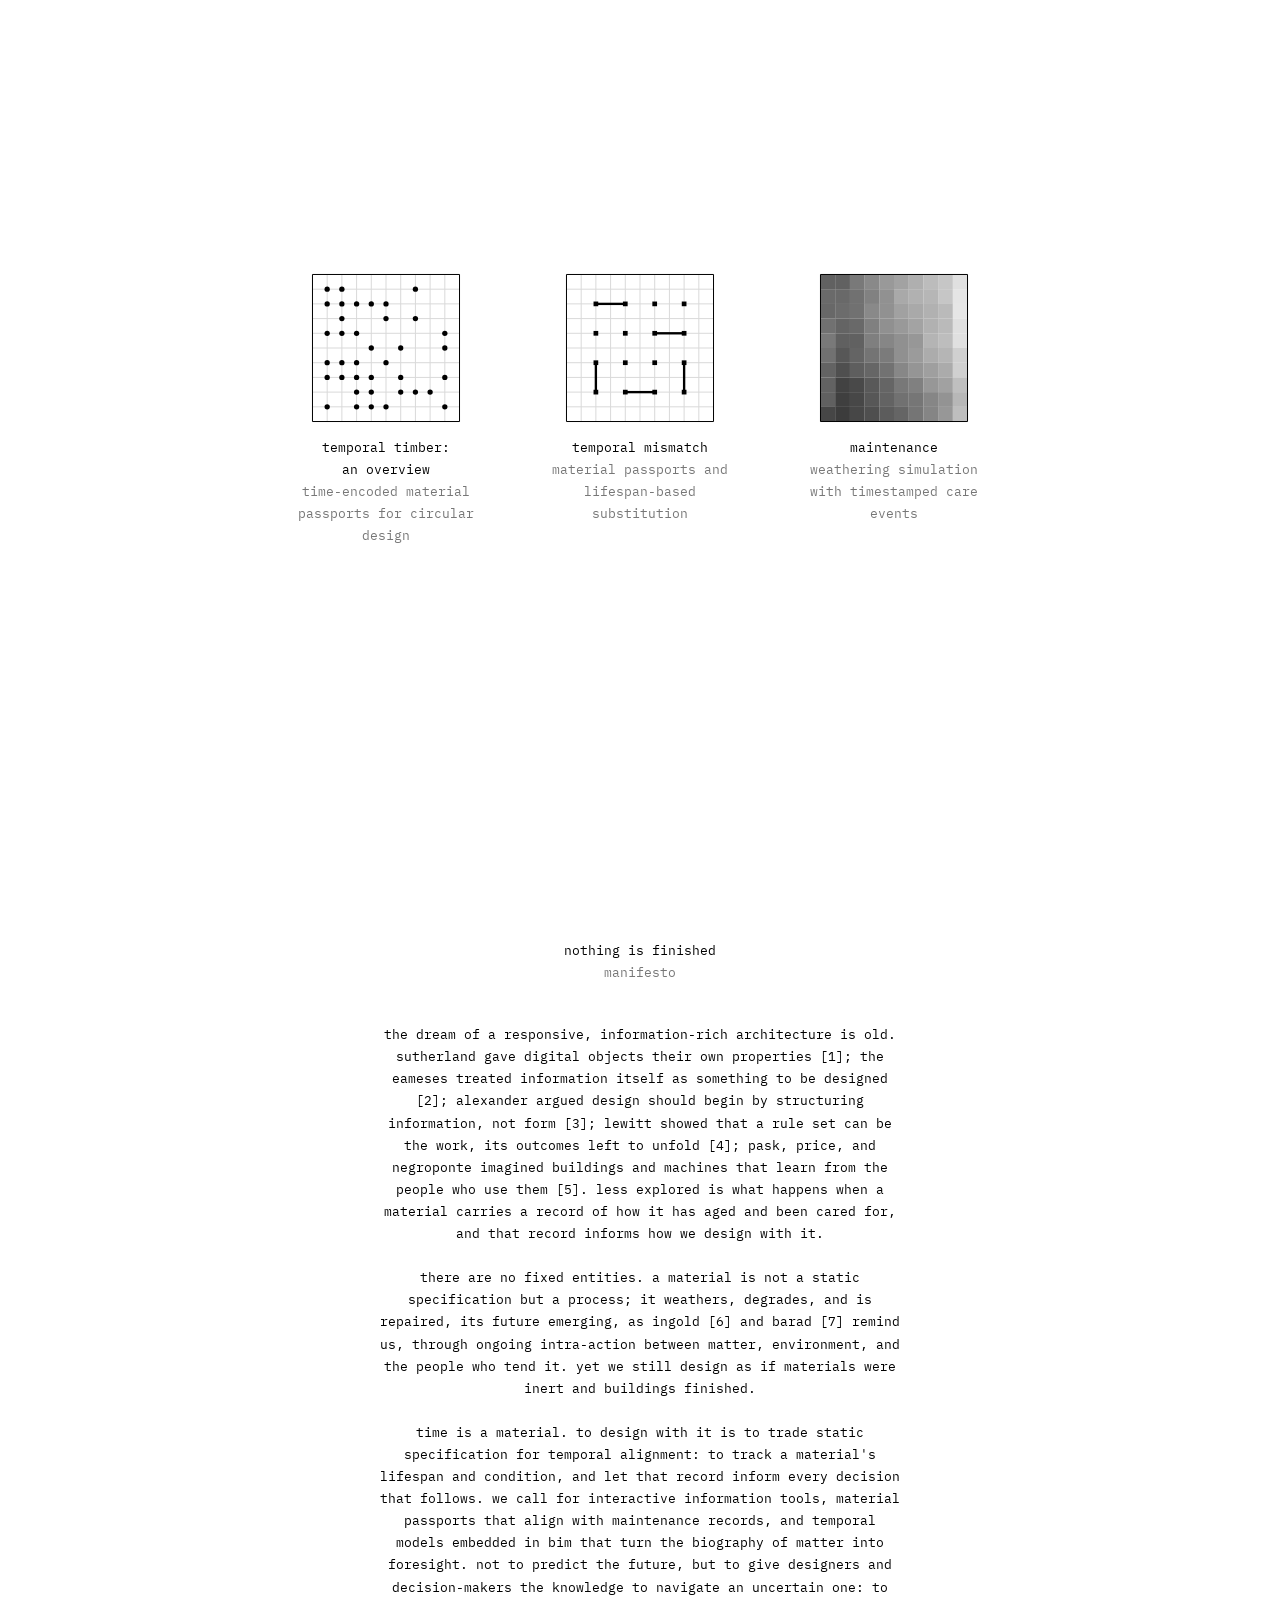
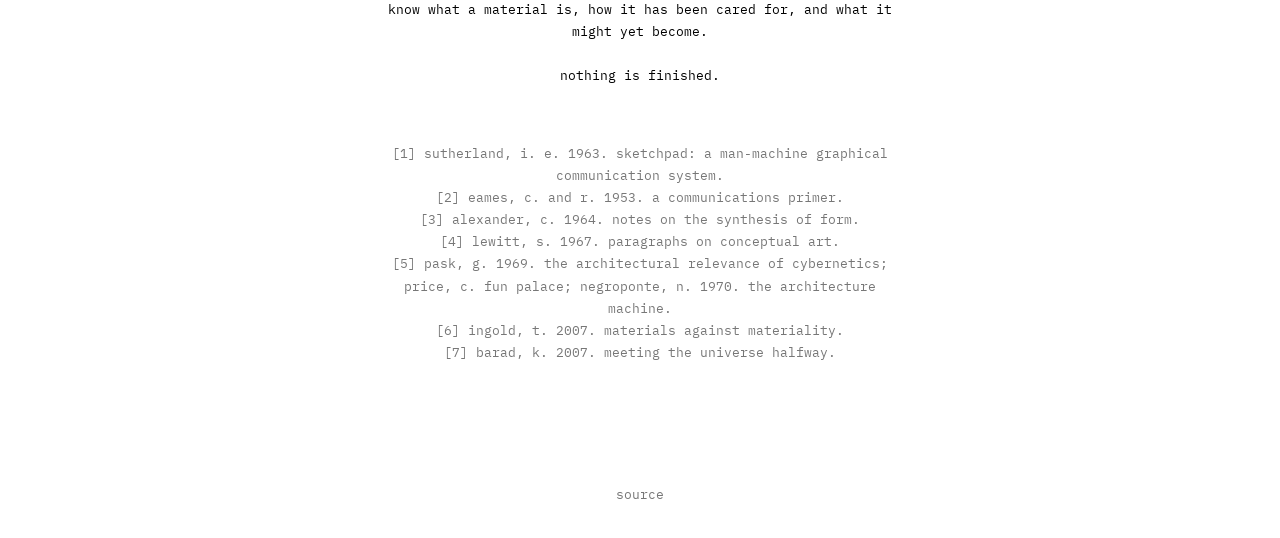
<file: docs/index.html>
<!doctype html>
<html lang="en">
<head>
  <meta charset="utf-8">
  <meta name="viewport" content="width=device-width, initial-scale=1">
  <title>temporal timber</title>
  <meta name="description" content="tools for designing with material lifespans.">
  <link rel="stylesheet" href="./assets/fonts.css">
  <link rel="stylesheet" href="./styles.css">
</head>
<body>
  <main>
    <div class="scales">
      <a class="item" href="./overview/">
        <svg viewBox="-1 -1 102 102" aria-hidden="true"><g class="g"><line x1="10" y1="0" x2="10" y2="100"/><line x1="0" y1="10" x2="100" y2="10"/><line x1="20" y1="0" x2="20" y2="100"/><line x1="0" y1="20" x2="100" y2="20"/><line x1="30" y1="0" x2="30" y2="100"/><line x1="0" y1="30" x2="100" y2="30"/><line x1="40" y1="0" x2="40" y2="100"/><line x1="0" y1="40" x2="100" y2="40"/><line x1="50" y1="0" x2="50" y2="100"/><line x1="0" y1="50" x2="100" y2="50"/><line x1="60" y1="0" x2="60" y2="100"/><line x1="0" y1="60" x2="100" y2="60"/><line x1="70" y1="0" x2="70" y2="100"/><line x1="0" y1="70" x2="100" y2="70"/><line x1="80" y1="0" x2="80" y2="100"/><line x1="0" y1="80" x2="100" y2="80"/><line x1="90" y1="0" x2="90" y2="100"/><line x1="0" y1="90" x2="100" y2="90"/></g><g class="k"><circle cx="10" cy="10" r="1.8"/><circle cx="10" cy="20" r="1.8"/><circle cx="10" cy="40" r="1.8"/><circle cx="10" cy="60" r="1.8"/><circle cx="10" cy="70" r="1.8"/><circle cx="10" cy="90" r="1.8"/><circle cx="20" cy="10" r="1.8"/><circle cx="20" cy="20" r="1.8"/><circle cx="20" cy="30" r="1.8"/><circle cx="20" cy="40" r="1.8"/><circle cx="20" cy="60" r="1.8"/><circle cx="20" cy="70" r="1.8"/><circle cx="30" cy="20" r="1.8"/><circle cx="30" cy="40" r="1.8"/><circle cx="30" cy="60" r="1.8"/><circle cx="30" cy="70" r="1.8"/><circle cx="30" cy="80" r="1.8"/><circle cx="30" cy="90" r="1.8"/><circle cx="40" cy="20" r="1.8"/><circle cx="40" cy="50" r="1.8"/><circle cx="40" cy="70" r="1.8"/><circle cx="40" cy="80" r="1.8"/><circle cx="40" cy="90" r="1.8"/><circle cx="50" cy="20" r="1.8"/><circle cx="50" cy="30" r="1.8"/><circle cx="50" cy="60" r="1.8"/><circle cx="50" cy="90" r="1.8"/><circle cx="60" cy="50" r="1.8"/><circle cx="60" cy="70" r="1.8"/><circle cx="60" cy="80" r="1.8"/><circle cx="70" cy="10" r="1.8"/><circle cx="70" cy="30" r="1.8"/><circle cx="70" cy="80" r="1.8"/><circle cx="80" cy="80" r="1.8"/><circle cx="90" cy="40" r="1.8"/><circle cx="90" cy="50" r="1.8"/><circle cx="90" cy="70" r="1.8"/><circle cx="90" cy="90" r="1.8"/></g><rect class="f" x="0" y="0" width="100" height="100"/></svg>
        <p>temporal timber:<br>an overview</p>
        <p class="grey">time-encoded material passports for circular design</p>
      </a>
      <a class="item" href="https://ilkyazs7.github.io/temporal-timber-tools/tools/temporal-mismatch/">
        <svg viewBox="-1 -1 102 102" aria-hidden="true"><g class="g"><line x1="10" y1="0" x2="10" y2="100"/><line x1="0" y1="10" x2="100" y2="10"/><line x1="20" y1="0" x2="20" y2="100"/><line x1="0" y1="20" x2="100" y2="20"/><line x1="30" y1="0" x2="30" y2="100"/><line x1="0" y1="30" x2="100" y2="30"/><line x1="40" y1="0" x2="40" y2="100"/><line x1="0" y1="40" x2="100" y2="40"/><line x1="50" y1="0" x2="50" y2="100"/><line x1="0" y1="50" x2="100" y2="50"/><line x1="60" y1="0" x2="60" y2="100"/><line x1="0" y1="60" x2="100" y2="60"/><line x1="70" y1="0" x2="70" y2="100"/><line x1="0" y1="70" x2="100" y2="70"/><line x1="80" y1="0" x2="80" y2="100"/><line x1="0" y1="80" x2="100" y2="80"/><line x1="90" y1="0" x2="90" y2="100"/><line x1="0" y1="90" x2="100" y2="90"/></g><g class="k"><rect x="20" y="19.2" width="20" height="1.6"/><rect x="60" y="39.2" width="20" height="1.6"/><rect x="19.2" y="60" width="1.6" height="20"/><rect x="40" y="79.2" width="20" height="1.6"/><rect x="79.2" y="60" width="1.6" height="20"/><rect x="18.4" y="18.4" width="3.2" height="3.2"/><rect x="18.4" y="38.4" width="3.2" height="3.2"/><rect x="18.4" y="58.4" width="3.2" height="3.2"/><rect x="18.4" y="78.4" width="3.2" height="3.2"/><rect x="38.4" y="18.4" width="3.2" height="3.2"/><rect x="38.4" y="38.4" width="3.2" height="3.2"/><rect x="38.4" y="58.4" width="3.2" height="3.2"/><rect x="38.4" y="78.4" width="3.2" height="3.2"/><rect x="58.4" y="18.4" width="3.2" height="3.2"/><rect x="58.4" y="38.4" width="3.2" height="3.2"/><rect x="58.4" y="58.4" width="3.2" height="3.2"/><rect x="58.4" y="78.4" width="3.2" height="3.2"/><rect x="78.4" y="18.4" width="3.2" height="3.2"/><rect x="78.4" y="38.4" width="3.2" height="3.2"/><rect x="78.4" y="58.4" width="3.2" height="3.2"/><rect x="78.4" y="78.4" width="3.2" height="3.2"/></g><rect class="f" x="0" y="0" width="100" height="100"/></svg>
        <p>temporal mismatch</p>
        <p class="grey">material passports and lifespan-based substitution</p>
      </a>
      <a class="item" href="https://ilkyazs7.github.io/temporal-timber-tools/tools/maintenance/">
        <svg viewBox="-1 -1 102 102" aria-hidden="true"><rect x="0" y="0" width="10.05" height="10.05" fill="rgb(97,97,97)"/><rect x="10" y="0" width="10.05" height="10.05" fill="rgb(97,97,97)"/><rect x="20" y="0" width="10.05" height="10.05" fill="rgb(121,121,121)"/><rect x="30" y="0" width="10.05" height="10.05" fill="rgb(137,137,137)"/><rect x="40" y="0" width="10.05" height="10.05" fill="rgb(153,153,153)"/><rect x="50" y="0" width="10.05" height="10.05" fill="rgb(162,162,162)"/><rect x="60" y="0" width="10.05" height="10.05" fill="rgb(175,175,175)"/><rect x="70" y="0" width="10.05" height="10.05" fill="rgb(188,188,188)"/><rect x="80" y="0" width="10.05" height="10.05" fill="rgb(198,198,198)"/><rect x="90" y="0" width="10.05" height="10.05" fill="rgb(224,224,224)"/><rect x="0" y="10" width="10.05" height="10.05" fill="rgb(106,106,106)"/><rect x="10" y="10" width="10.05" height="10.05" fill="rgb(105,105,105)"/><rect x="20" y="10" width="10.05" height="10.05" fill="rgb(113,113,113)"/><rect x="30" y="10" width="10.05" height="10.05" fill="rgb(129,129,129)"/><rect x="40" y="10" width="10.05" height="10.05" fill="rgb(145,145,145)"/><rect x="50" y="10" width="10.05" height="10.05" fill="rgb(169,169,169)"/><rect x="60" y="10" width="10.05" height="10.05" fill="rgb(177,177,177)"/><rect x="70" y="10" width="10.05" height="10.05" fill="rgb(182,182,182)"/><rect x="80" y="10" width="10.05" height="10.05" fill="rgb(198,198,198)"/><rect x="90" y="10" width="10.05" height="10.05" fill="rgb(229,229,229)"/><rect x="0" y="20" width="10.05" height="10.05" fill="rgb(104,104,104)"/><rect x="10" y="20" width="10.05" height="10.05" fill="rgb(108,108,108)"/><rect x="20" y="20" width="10.05" height="10.05" fill="rgb(113,113,113)"/><rect x="30" y="20" width="10.05" height="10.05" fill="rgb(137,137,137)"/><rect x="40" y="20" width="10.05" height="10.05" fill="rgb(145,145,145)"/><rect x="50" y="20" width="10.05" height="10.05" fill="rgb(161,161,161)"/><rect x="60" y="20" width="10.05" height="10.05" fill="rgb(169,169,169)"/><rect x="70" y="20" width="10.05" height="10.05" fill="rgb(177,177,177)"/><rect x="80" y="20" width="10.05" height="10.05" fill="rgb(186,186,186)"/><rect x="90" y="20" width="10.05" height="10.05" fill="rgb(230,230,230)"/><rect x="0" y="30" width="10.05" height="10.05" fill="rgb(113,113,113)"/><rect x="10" y="30" width="10.05" height="10.05" fill="rgb(100,100,100)"/><rect x="20" y="30" width="10.05" height="10.05" fill="rgb(105,105,105)"/><rect x="30" y="30" width="10.05" height="10.05" fill="rgb(128,128,128)"/><rect x="40" y="30" width="10.05" height="10.05" fill="rgb(144,144,144)"/><rect x="50" y="30" width="10.05" height="10.05" fill="rgb(153,153,153)"/><rect x="60" y="30" width="10.05" height="10.05" fill="rgb(163,163,163)"/><rect x="70" y="30" width="10.05" height="10.05" fill="rgb(177,177,177)"/><rect x="80" y="30" width="10.05" height="10.05" fill="rgb(186,186,186)"/><rect x="90" y="30" width="10.05" height="10.05" fill="rgb(224,224,224)"/><rect x="0" y="40" width="10.05" height="10.05" fill="rgb(121,121,121)"/><rect x="10" y="40" width="10.05" height="10.05" fill="rgb(96,96,96)"/><rect x="20" y="40" width="10.05" height="10.05" fill="rgb(97,97,97)"/><rect x="30" y="40" width="10.05" height="10.05" fill="rgb(127,127,127)"/><rect x="40" y="40" width="10.05" height="10.05" fill="rgb(134,134,134)"/><rect x="50" y="40" width="10.05" height="10.05" fill="rgb(144,144,144)"/><rect x="60" y="40" width="10.05" height="10.05" fill="rgb(151,151,151)"/><rect x="70" y="40" width="10.05" height="10.05" fill="rgb(180,180,180)"/><rect x="80" y="40" width="10.05" height="10.05" fill="rgb(189,189,189)"/><rect x="90" y="40" width="10.05" height="10.05" fill="rgb(224,224,224)"/><rect x="0" y="50" width="10.05" height="10.05" fill="rgb(113,113,113)"/><rect x="10" y="50" width="10.05" height="10.05" fill="rgb(87,87,87)"/><rect x="20" y="50" width="10.05" height="10.05" fill="rgb(100,100,100)"/><rect x="30" y="50" width="10.05" height="10.05" fill="rgb(116,116,116)"/><rect x="40" y="50" width="10.05" height="10.05" fill="rgb(123,123,123)"/><rect x="50" y="50" width="10.05" height="10.05" fill="rgb(144,144,144)"/><rect x="60" y="50" width="10.05" height="10.05" fill="rgb(155,155,155)"/><rect x="70" y="50" width="10.05" height="10.05" fill="rgb(172,172,172)"/><rect x="80" y="50" width="10.05" height="10.05" fill="rgb(181,181,181)"/><rect x="90" y="50" width="10.05" height="10.05" fill="rgb(208,208,208)"/><rect x="0" y="60" width="10.05" height="10.05" fill="rgb(99,99,99)"/><rect x="10" y="60" width="10.05" height="10.05" fill="rgb(79,79,79)"/><rect x="20" y="60" width="10.05" height="10.05" fill="rgb(94,94,94)"/><rect x="30" y="60" width="10.05" height="10.05" fill="rgb(102,102,102)"/><rect x="40" y="60" width="10.05" height="10.05" fill="rgb(114,114,114)"/><rect x="50" y="60" width="10.05" height="10.05" fill="rgb(135,135,135)"/><rect x="60" y="60" width="10.05" height="10.05" fill="rgb(149,149,149)"/><rect x="70" y="60" width="10.05" height="10.05" fill="rgb(159,159,159)"/><rect x="80" y="60" width="10.05" height="10.05" fill="rgb(171,171,171)"/><rect x="90" y="60" width="10.05" height="10.05" fill="rgb(208,208,208)"/><rect x="0" y="70" width="10.05" height="10.05" fill="rgb(98,98,98)"/><rect x="10" y="70" width="10.05" height="10.05" fill="rgb(66,66,66)"/><rect x="20" y="70" width="10.05" height="10.05" fill="rgb(73,73,73)"/><rect x="30" y="70" width="10.05" height="10.05" fill="rgb(89,89,89)"/><rect x="40" y="70" width="10.05" height="10.05" fill="rgb(101,101,101)"/><rect x="50" y="70" width="10.05" height="10.05" fill="rgb(120,120,120)"/><rect x="60" y="70" width="10.05" height="10.05" fill="rgb(128,128,128)"/><rect x="70" y="70" width="10.05" height="10.05" fill="rgb(151,151,151)"/><rect x="80" y="70" width="10.05" height="10.05" fill="rgb(161,161,161)"/><rect x="90" y="70" width="10.05" height="10.05" fill="rgb(191,191,191)"/><rect x="0" y="80" width="10.05" height="10.05" fill="rgb(96,96,96)"/><rect x="10" y="80" width="10.05" height="10.05" fill="rgb(63,63,63)"/><rect x="20" y="80" width="10.05" height="10.05" fill="rgb(71,71,71)"/><rect x="30" y="80" width="10.05" height="10.05" fill="rgb(87,87,87)"/><rect x="40" y="80" width="10.05" height="10.05" fill="rgb(99,99,99)"/><rect x="50" y="80" width="10.05" height="10.05" fill="rgb(113,113,113)"/><rect x="60" y="80" width="10.05" height="10.05" fill="rgb(118,118,118)"/><rect x="70" y="80" width="10.05" height="10.05" fill="rgb(134,134,134)"/><rect x="80" y="80" width="10.05" height="10.05" fill="rgb(147,147,147)"/><rect x="90" y="80" width="10.05" height="10.05" fill="rgb(183,183,183)"/><rect x="0" y="90" width="10.05" height="10.05" fill="rgb(70,70,70)"/><rect x="10" y="90" width="10.05" height="10.05" fill="rgb(60,60,60)"/><rect x="20" y="90" width="10.05" height="10.05" fill="rgb(71,71,71)"/><rect x="30" y="90" width="10.05" height="10.05" fill="rgb(79,79,79)"/><rect x="40" y="90" width="10.05" height="10.05" fill="rgb(92,92,92)"/><rect x="50" y="90" width="10.05" height="10.05" fill="rgb(101,101,101)"/><rect x="60" y="90" width="10.05" height="10.05" fill="rgb(117,117,117)"/><rect x="70" y="90" width="10.05" height="10.05" fill="rgb(133,133,133)"/><rect x="80" y="90" width="10.05" height="10.05" fill="rgb(151,151,151)"/><rect x="90" y="90" width="10.05" height="10.05" fill="rgb(190,190,190)"/><rect class="f" x="0" y="0" width="100" height="100"/></svg>
        <p>maintenance</p>
        <p class="grey">weathering simulation with timestamped care events</p>
      </a>
    </div>
  </main>

  <section class="manifesto" id="manifesto" aria-label="manifesto">
    <p>nothing is finished</p>
    <p class="grey">manifesto</p>

    <div class="text">
      <p>the dream of a responsive, information-rich architecture is old. sutherland gave digital objects their own properties [1]; the eameses treated information itself as something to be designed [2]; alexander argued design should begin by structuring information, not form [3]; lewitt showed that a rule set can be the work, its outcomes left to unfold [4]; pask, price, and negroponte imagined buildings and machines that learn from the people who use them [5]. less explored is what happens when a material carries a record of how it has aged and been cared for, and that record informs how we design with it.</p>
      <p>there are no fixed entities. a material is not a static specification but a process; it weathers, degrades, and is repaired, its future emerging, as ingold [6] and barad [7] remind us, through ongoing intra-action between matter, environment, and the people who tend it. yet we still design as if materials were inert and buildings finished.</p>
      <p>time is a material. to design with it is to trade static specification for temporal alignment: to track a material's lifespan and condition, and let that record inform every decision that follows. we call for interactive information tools, material passports that align with maintenance records, and temporal models embedded in bim that turn the biography of matter into foresight. not to predict the future, but to give designers and decision-makers the knowledge to navigate an uncertain one: to know what a material is, how it has been cared for, and what it might yet become.</p>
      <p>nothing is finished.</p>
    </div>

    <ol class="refs grey">
      <li>[1] sutherland, i. e. 1963. sketchpad: a man-machine graphical communication system.</li>
      <li>[2] eames, c. and r. 1953. a communications primer.</li>
      <li>[3] alexander, c. 1964. notes on the synthesis of form.</li>
      <li>[4] lewitt, s. 1967. paragraphs on conceptual art.</li>
      <li>[5] pask, g. 1969. the architectural relevance of cybernetics; price, c. fun palace; negroponte, n. 1970. the architecture machine.</li>
      <li>[6] ingold, t. 2007. materials against materiality.</li>
      <li>[7] barad, k. 2007. meeting the universe halfway.</li>
    </ol>
  </section>

  <footer>
    <a class="grey" href="https://github.com/ilkyazs7/temporal-timber-tools">source</a>
  </footer>
</body>
</html>
</file>
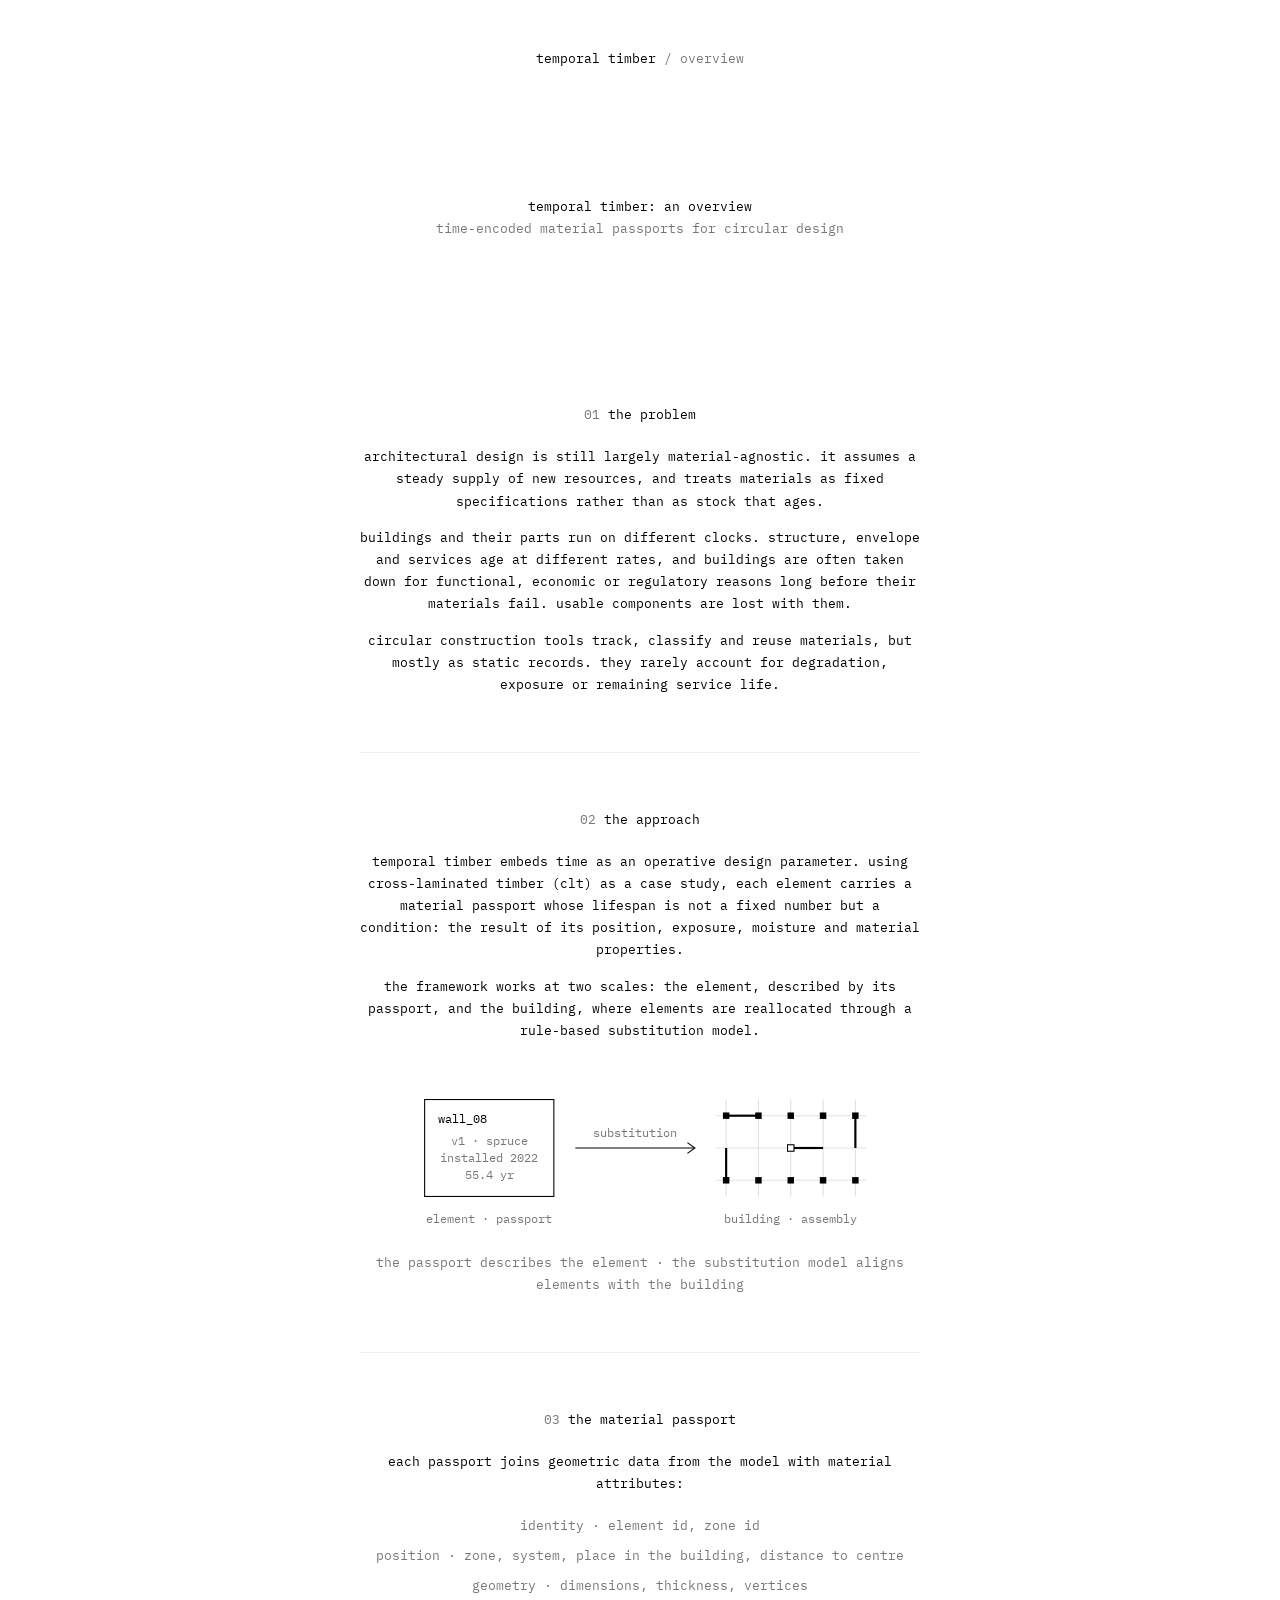
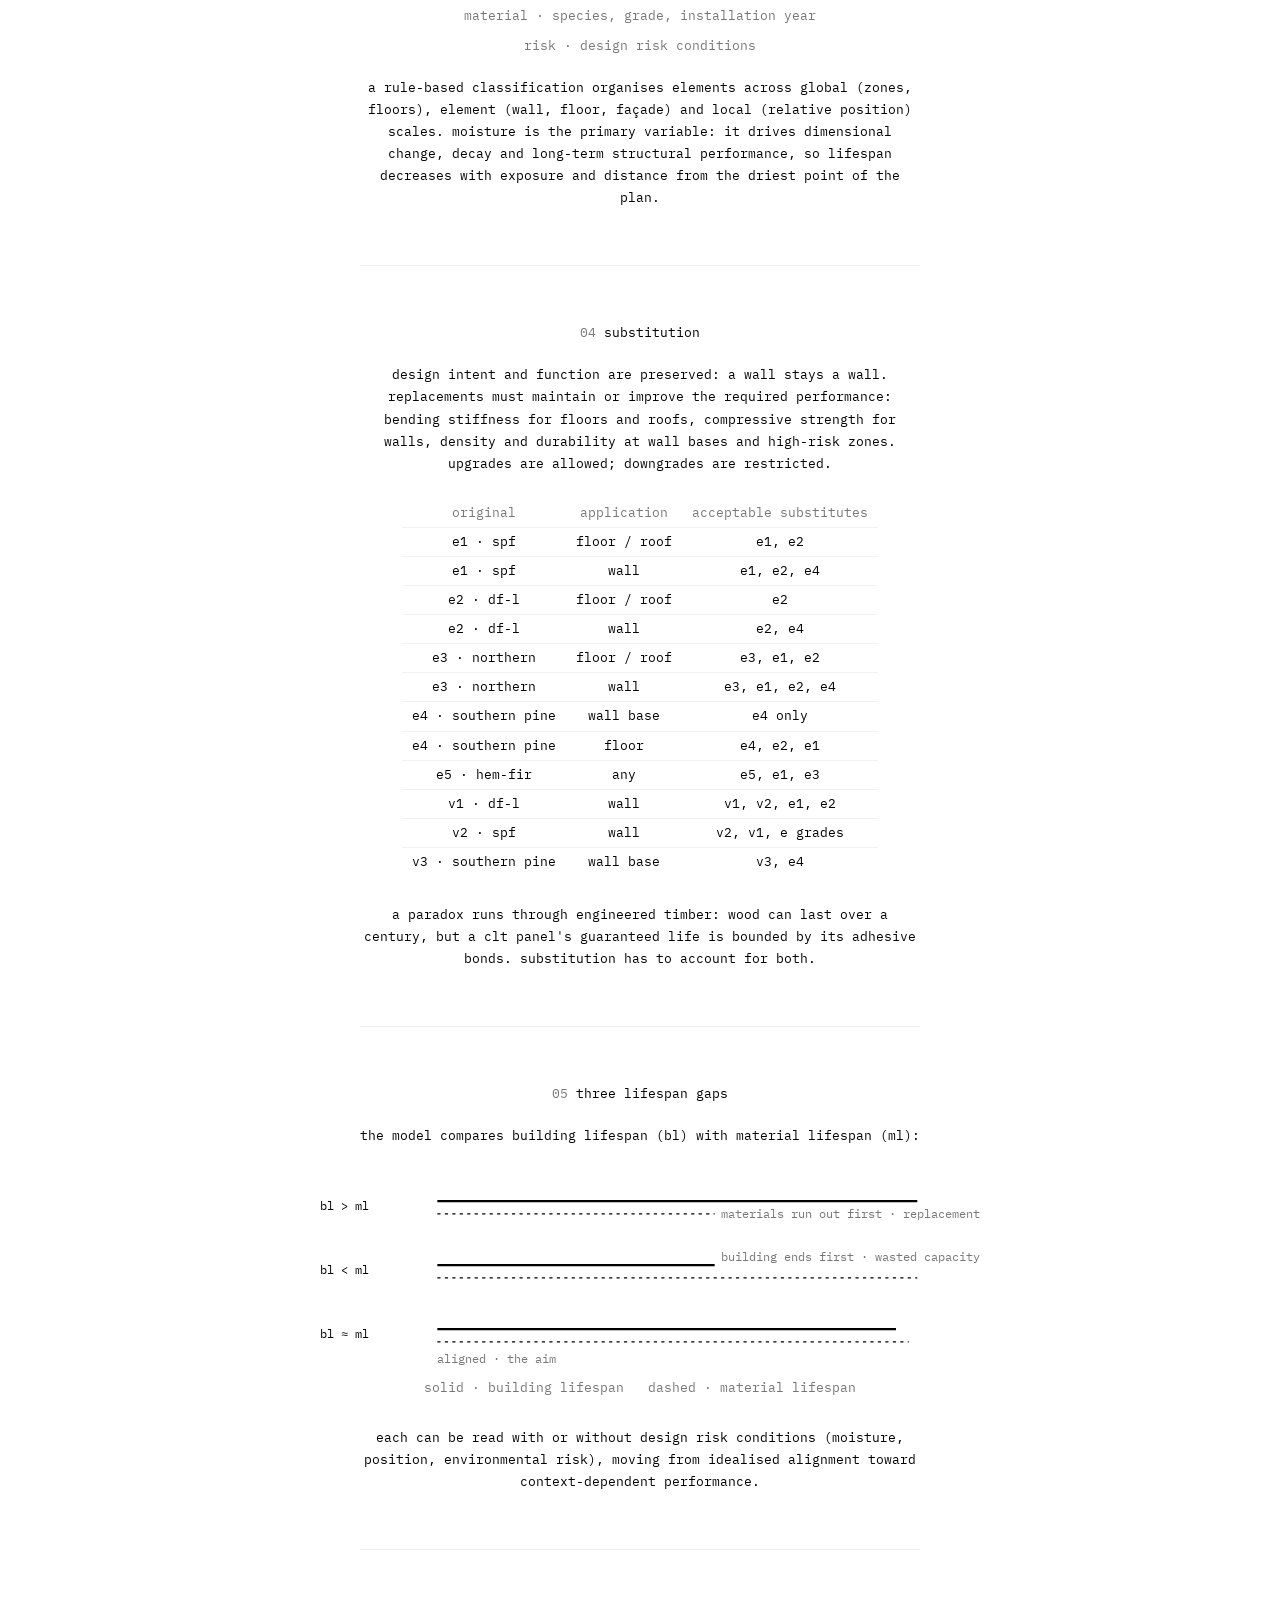
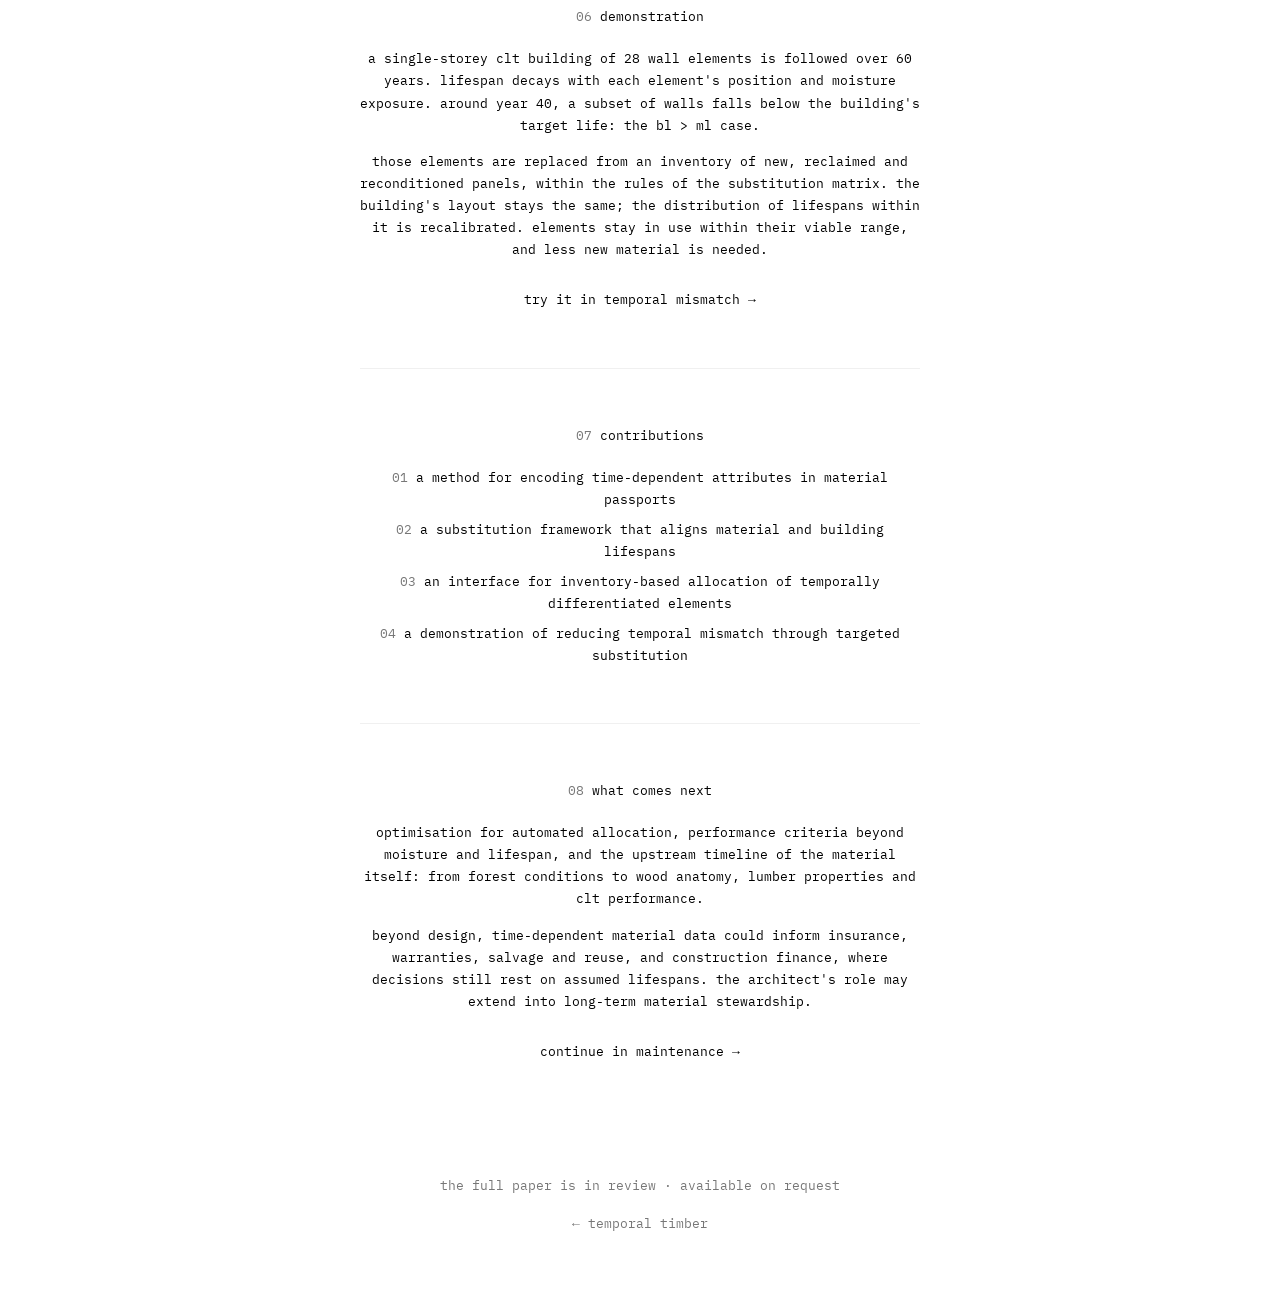
<file: docs/overview/index.html>
<!doctype html>
<html lang="en">
<head>
  <meta charset="utf-8">
  <meta name="viewport" content="width=device-width, initial-scale=1">
  <title>temporal timber: an overview</title>
  <meta name="description" content="time-encoded material passports for circular design: the research behind the temporal timber tools.">
  <link rel="stylesheet" href="../assets/fonts.css">
  <style>
    *{ box-sizing:border-box; margin:0; padding:0; }
    html, body{ background:#fff; color:#000; }
    body{
      font-family:"IBM Plex Mono", ui-monospace, Menlo, Consolas, monospace;
      font-size:13px; line-height:1.7; text-align:center; text-transform:lowercase;
      -webkit-font-smoothing:antialiased; padding:0 24px;
    }
    a{ color:inherit; text-decoration:none; }
    a:hover{ text-decoration:underline; text-underline-offset:4px; }
    h1, h2, strong{ font:inherit; }
    .grey{ color:#777; }
    .page{ max-width:560px; margin:0 auto; padding:48px 0 80px; }
    .crumbs{ margin-bottom:14vh; }
    header{ margin-bottom:12vh; }
    section{ padding:56px 0; }
    section + section{ border-top:1px solid #f0f0f0; }
    h2{ margin-bottom:20px; }
    p + p{ margin-top:1.1em; }
    ol, ul{ list-style:none; }
    li + li{ margin-top:.6em; }
    figure{ margin:36px auto 0; }
    figure svg{ display:block; margin:0 auto; width:100%; height:auto; overflow:visible; }
    figcaption{ margin-top:12px; color:#777; }
    table{ border-collapse:collapse; margin:24px auto 0; }
    th, td{ padding:3px 10px; font-weight:400; vertical-align:top; }
    th{ color:#777; }
    tr + tr td{ border-top:1px solid #f2f2f2; }
    .wide{ width:min(820px, calc(100vw - 48px)); margin-left:50%; transform:translateX(-50%); }
    footer{ padding-top:56px; }
  </style>
</head>
<body>
  <main class="page">

    <nav class="crumbs"><a href="../">temporal timber</a> <span class="grey">/ overview</span></nav>

    <header>
      <h1>temporal timber: an overview</h1>
      <p class="grey">time-encoded material passports for circular design</p>
    </header>

    <!-- the problem -->
    <section>
      <h2><span class="grey">01</span> the problem</h2>
      <p>architectural design is still largely material-agnostic. it assumes a steady supply of new resources, and treats materials as fixed specifications rather than as stock that ages.</p>
      <p>buildings and their parts run on different clocks. structure, envelope and services age at different rates, and buildings are often taken down for functional, economic or regulatory reasons long before their materials fail. usable components are lost with them.</p>
      <p>circular construction tools track, classify and reuse materials, but mostly as static records. they rarely account for degradation, exposure or remaining service life.</p>
    </section>

    <!-- the approach -->
    <section>
      <h2><span class="grey">02</span> the approach</h2>
      <p>temporal timber embeds time as an operative design parameter. using cross-laminated timber (clt) as a case study, each element carries a material passport whose lifespan is not a fixed number but a condition: the result of its position, exposure, moisture and material properties.</p>
      <p>the framework works at two scales: the element, described by its passport, and the building, where elements are reallocated through a rule-based substitution model.</p>

      <figure>
        <svg viewBox="0 0 520 150" role="img" aria-label="two scales: element passport and building assembly">
          <g font-family="IBM Plex Mono, monospace" font-size="11" fill="#777" text-anchor="middle">
            <!-- element -->
            <rect x="60" y="20" width="120" height="90" fill="none" stroke="#000"/>
            <g fill="#000" text-anchor="start">
              <text x="72" y="42">wall_08</text>
            </g>
            <text x="120" y="62" text-anchor="middle">v1 · spruce</text>
            <text x="120" y="78">installed 2022</text>
            <text x="120" y="94">55.4 yr</text>
            <text x="120" y="135">element · passport</text>
            <!-- arrow -->
            <line x1="200" y1="65" x2="310" y2="65" stroke="#000"/>
            <path d="M304 60 L311 65 L304 70" fill="none" stroke="#000"/>
            <text x="255" y="55">substitution</text>
            <!-- building -->
            <g stroke="#e0e0e0">
              <line x1="340" y1="20" x2="340" y2="110"/><line x1="370" y1="20" x2="370" y2="110"/><line x1="400" y1="20" x2="400" y2="110"/><line x1="430" y1="20" x2="430" y2="110"/><line x1="460" y1="20" x2="460" y2="110"/>
              <line x1="330" y1="35" x2="470" y2="35"/><line x1="330" y1="65" x2="470" y2="65"/><line x1="330" y1="95" x2="470" y2="95"/>
            </g>
            <g fill="#000">
              <rect x="337" y="32" width="6" height="6"/><rect x="367" y="32" width="6" height="6"/><rect x="397" y="32" width="6" height="6"/><rect x="427" y="32" width="6" height="6"/><rect x="457" y="32" width="6" height="6"/>
              <rect x="337" y="92" width="6" height="6"/><rect x="367" y="92" width="6" height="6"/><rect x="397" y="92" width="6" height="6"/><rect x="427" y="92" width="6" height="6"/><rect x="457" y="92" width="6" height="6"/>
              <rect x="340" y="34" width="30" height="2"/><rect x="400" y="64" width="30" height="2"/><rect x="339" y="65" width="2" height="30"/><rect x="459" y="35" width="2" height="30"/>
            </g>
            <rect x="397" y="62" width="6" height="6" fill="#fff" stroke="#000"/>
            <text x="400" y="135">building · assembly</text>
          </g>
        </svg>
        <figcaption>the passport describes the element · the substitution model aligns elements with the building</figcaption>
      </figure>
    </section>

    <!-- the passport -->
    <section>
      <h2><span class="grey">03</span> the material passport</h2>
      <p>each passport joins geometric data from the model with material attributes:</p>
      <ul class="grey" style="margin:20px 0">
        <li>identity · element id, zone id</li>
        <li>position · zone, system, place in the building, distance to centre</li>
        <li>geometry · dimensions, thickness, vertices</li>
        <li>material · species, grade, installation year</li>
        <li>risk · design risk conditions</li>
      </ul>
      <p>a rule-based classification organises elements across global (zones, floors), element (wall, floor, façade) and local (relative position) scales. moisture is the primary variable: it drives dimensional change, decay and long-term structural performance, so lifespan decreases with exposure and distance from the driest point of the plan.</p>
    </section>

    <!-- substitution -->
    <section>
      <h2><span class="grey">04</span> substitution</h2>
      <p>design intent and function are preserved: a wall stays a wall. replacements must maintain or improve the required performance: bending stiffness for floors and roofs, compressive strength for walls, density and durability at wall bases and high-risk zones. upgrades are allowed; downgrades are restricted.</p>
      <div class="wide">
        <table aria-label="substitution matrix">
          <tr><th>original</th><th>application</th><th>acceptable substitutes</th></tr>
          <tr><td>e1 · spf</td><td>floor / roof</td><td>e1, e2</td></tr>
          <tr><td>e1 · spf</td><td>wall</td><td>e1, e2, e4</td></tr>
          <tr><td>e2 · df-l</td><td>floor / roof</td><td>e2</td></tr>
          <tr><td>e2 · df-l</td><td>wall</td><td>e2, e4</td></tr>
          <tr><td>e3 · northern</td><td>floor / roof</td><td>e3, e1, e2</td></tr>
          <tr><td>e3 · northern</td><td>wall</td><td>e3, e1, e2, e4</td></tr>
          <tr><td>e4 · southern pine</td><td>wall base</td><td>e4 only</td></tr>
          <tr><td>e4 · southern pine</td><td>floor</td><td>e4, e2, e1</td></tr>
          <tr><td>e5 · hem-fir</td><td>any</td><td>e5, e1, e3</td></tr>
          <tr><td>v1 · df-l</td><td>wall</td><td>v1, v2, e1, e2</td></tr>
          <tr><td>v2 · spf</td><td>wall</td><td>v2, v1, e grades</td></tr>
          <tr><td>v3 · southern pine</td><td>wall base</td><td>v3, e4</td></tr>
        </table>
      </div>
      <p style="margin-top:28px">a paradox runs through engineered timber: wood can last over a century, but a clt panel's guaranteed life is bounded by its adhesive bonds. substitution has to account for both.</p>
    </section>

    <!-- lifespan gaps -->
    <section>
      <h2><span class="grey">05</span> three lifespan gaps</h2>
      <p>the model compares building lifespan (bl) with material lifespan (ml):</p>
      <figure class="wide" style="max-width:640px">
        <svg viewBox="0 0 600 170" role="img" aria-label="three lifespan gap scenarios">
          <g font-family="IBM Plex Mono, monospace" font-size="11" fill="#777">
            <!-- 1 -->
            <text x="0" y="24" fill="#000">bl &gt; ml</text>
            <line x1="110" y1="16" x2="560" y2="16" stroke="#000" stroke-width="2"/>
            <line x1="110" y1="28" x2="370" y2="28" stroke="#000" stroke-dasharray="3 4"/>
            <text x="376" y="32">materials run out first · replacement</text>
            <!-- 2 -->
            <text x="0" y="84" fill="#000">bl &lt; ml</text>
            <line x1="110" y1="76" x2="370" y2="76" stroke="#000" stroke-width="2"/>
            <line x1="110" y1="88" x2="560" y2="88" stroke="#000" stroke-dasharray="3 4"/>
            <text x="376" y="72">building ends first · wasted capacity</text>
            <!-- 3 -->
            <text x="0" y="144" fill="#000">bl ≈ ml</text>
            <line x1="110" y1="136" x2="540" y2="136" stroke="#000" stroke-width="2"/>
            <line x1="110" y1="148" x2="552" y2="148" stroke="#000" stroke-dasharray="3 4"/>
            <text x="110" y="168">aligned · the aim</text>
          </g>
        </svg>
        <figcaption>solid · building lifespan &nbsp; dashed · material lifespan</figcaption>
      </figure>
      <p style="margin-top:28px">each can be read with or without design risk conditions (moisture, position, environmental risk), moving from idealised alignment toward context-dependent performance.</p>
    </section>

    <!-- demonstration -->
    <section>
      <h2><span class="grey">06</span> demonstration</h2>
      <p>a single-storey clt building of 28 wall elements is followed over 60 years. lifespan decays with each element's position and moisture exposure. around year 40, a subset of walls falls below the building's target life: the bl &gt; ml case.</p>
      <p>those elements are replaced from an inventory of new, reclaimed and reconditioned panels, within the rules of the substitution matrix. the building's layout stays the same; the distribution of lifespans within it is recalibrated. elements stay in use within their viable range, and less new material is needed.</p>
      <p style="margin-top:28px"><a href="https://ilkyazs7.github.io/temporal-timber-tools/tools/temporal-mismatch/">try it in temporal mismatch →</a></p>
    </section>

    <!-- contributions -->
    <section>
      <h2><span class="grey">07</span> contributions</h2>
      <ol>
        <li><span class="grey">01</span> a method for encoding time-dependent attributes in material passports</li>
        <li><span class="grey">02</span> a substitution framework that aligns material and building lifespans</li>
        <li><span class="grey">03</span> an interface for inventory-based allocation of temporally differentiated elements</li>
        <li><span class="grey">04</span> a demonstration of reducing temporal mismatch through targeted substitution</li>
      </ol>
    </section>

    <!-- next -->
    <section>
      <h2><span class="grey">08</span> what comes next</h2>
      <p>optimisation for automated allocation, performance criteria beyond moisture and lifespan, and the upstream timeline of the material itself: from forest conditions to wood anatomy, lumber properties and clt performance.</p>
      <p>beyond design, time-dependent material data could inform insurance, warranties, salvage and reuse, and construction finance, where decisions still rest on assumed lifespans. the architect's role may extend into long-term material stewardship.</p>
      <p style="margin-top:28px"><a href="https://ilkyazs7.github.io/temporal-timber-tools/tools/maintenance/">continue in maintenance →</a></p>
    </section>

    <footer>
      <p class="grey">the full paper is in review · available on request</p>
      <p style="margin-top:16px"><a class="grey" href="../">← temporal timber</a></p>
    </footer>
  </main>
</body>
</html>
</file>
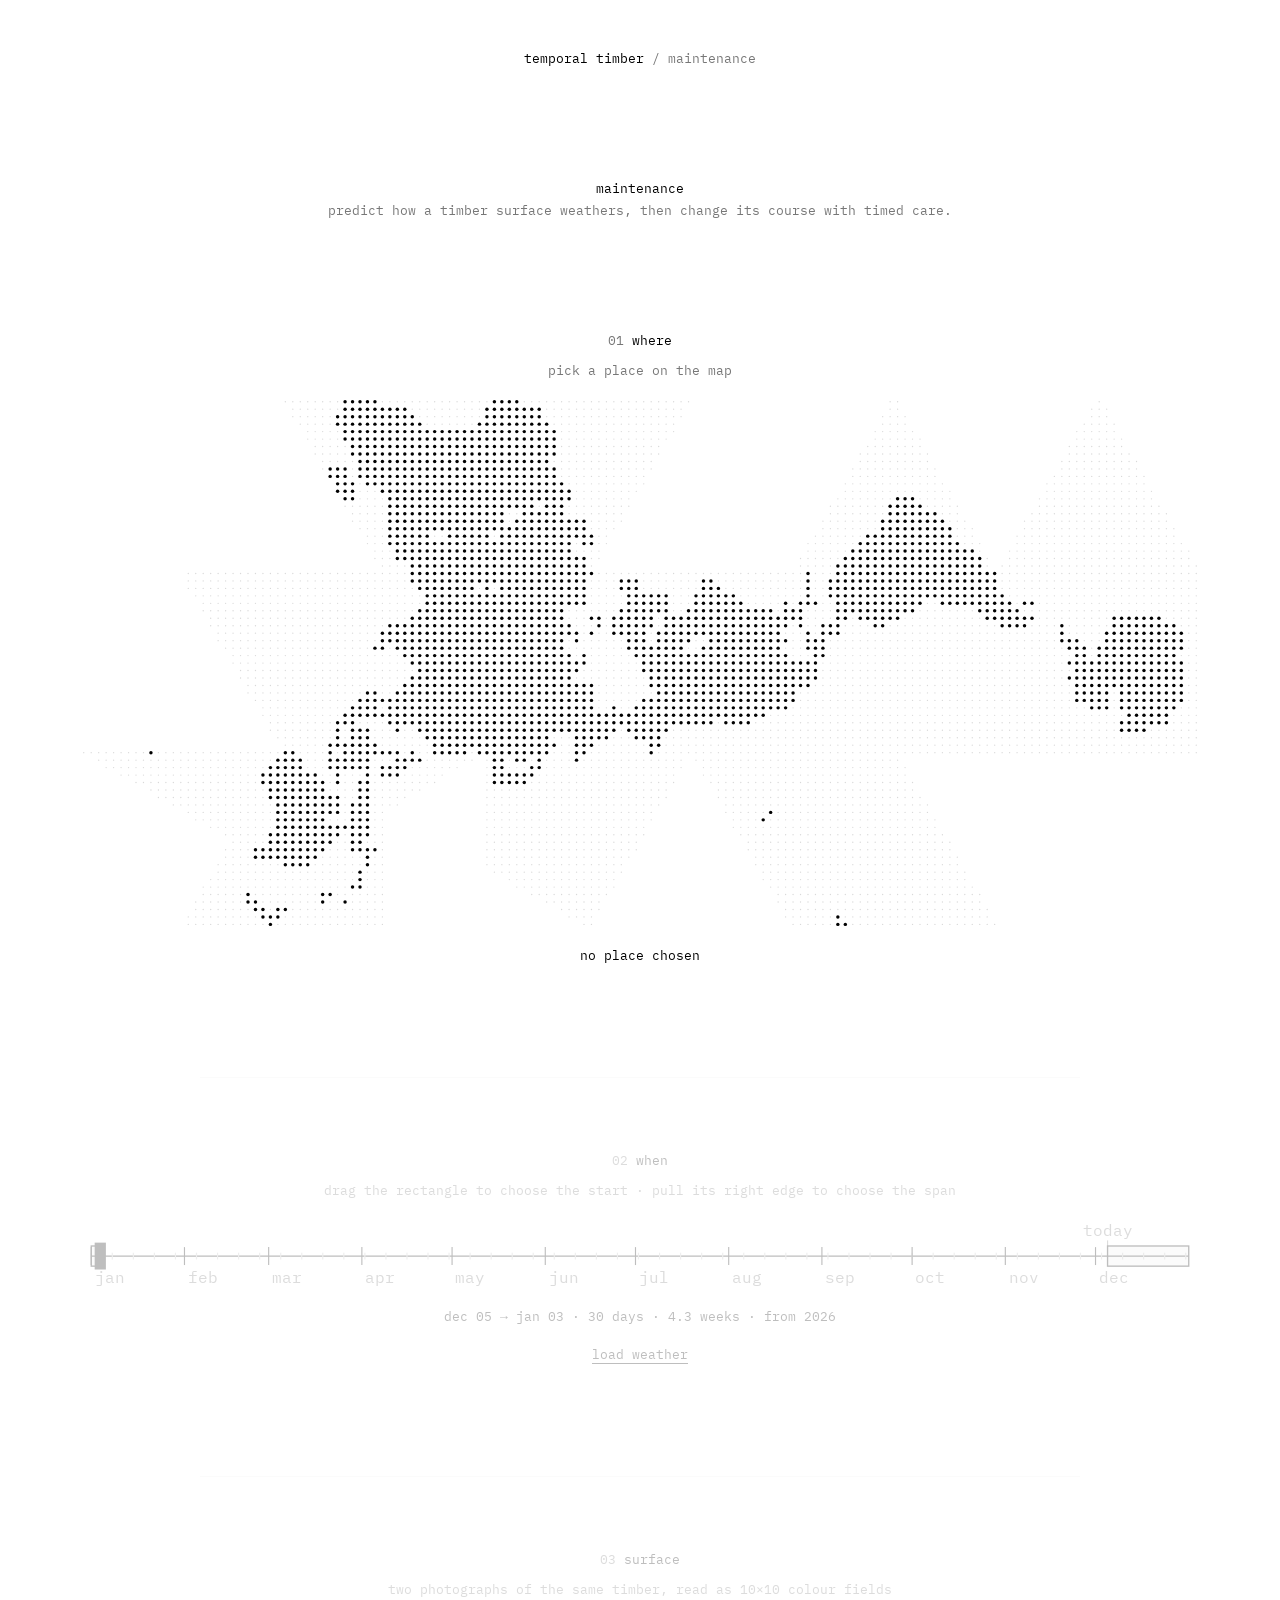
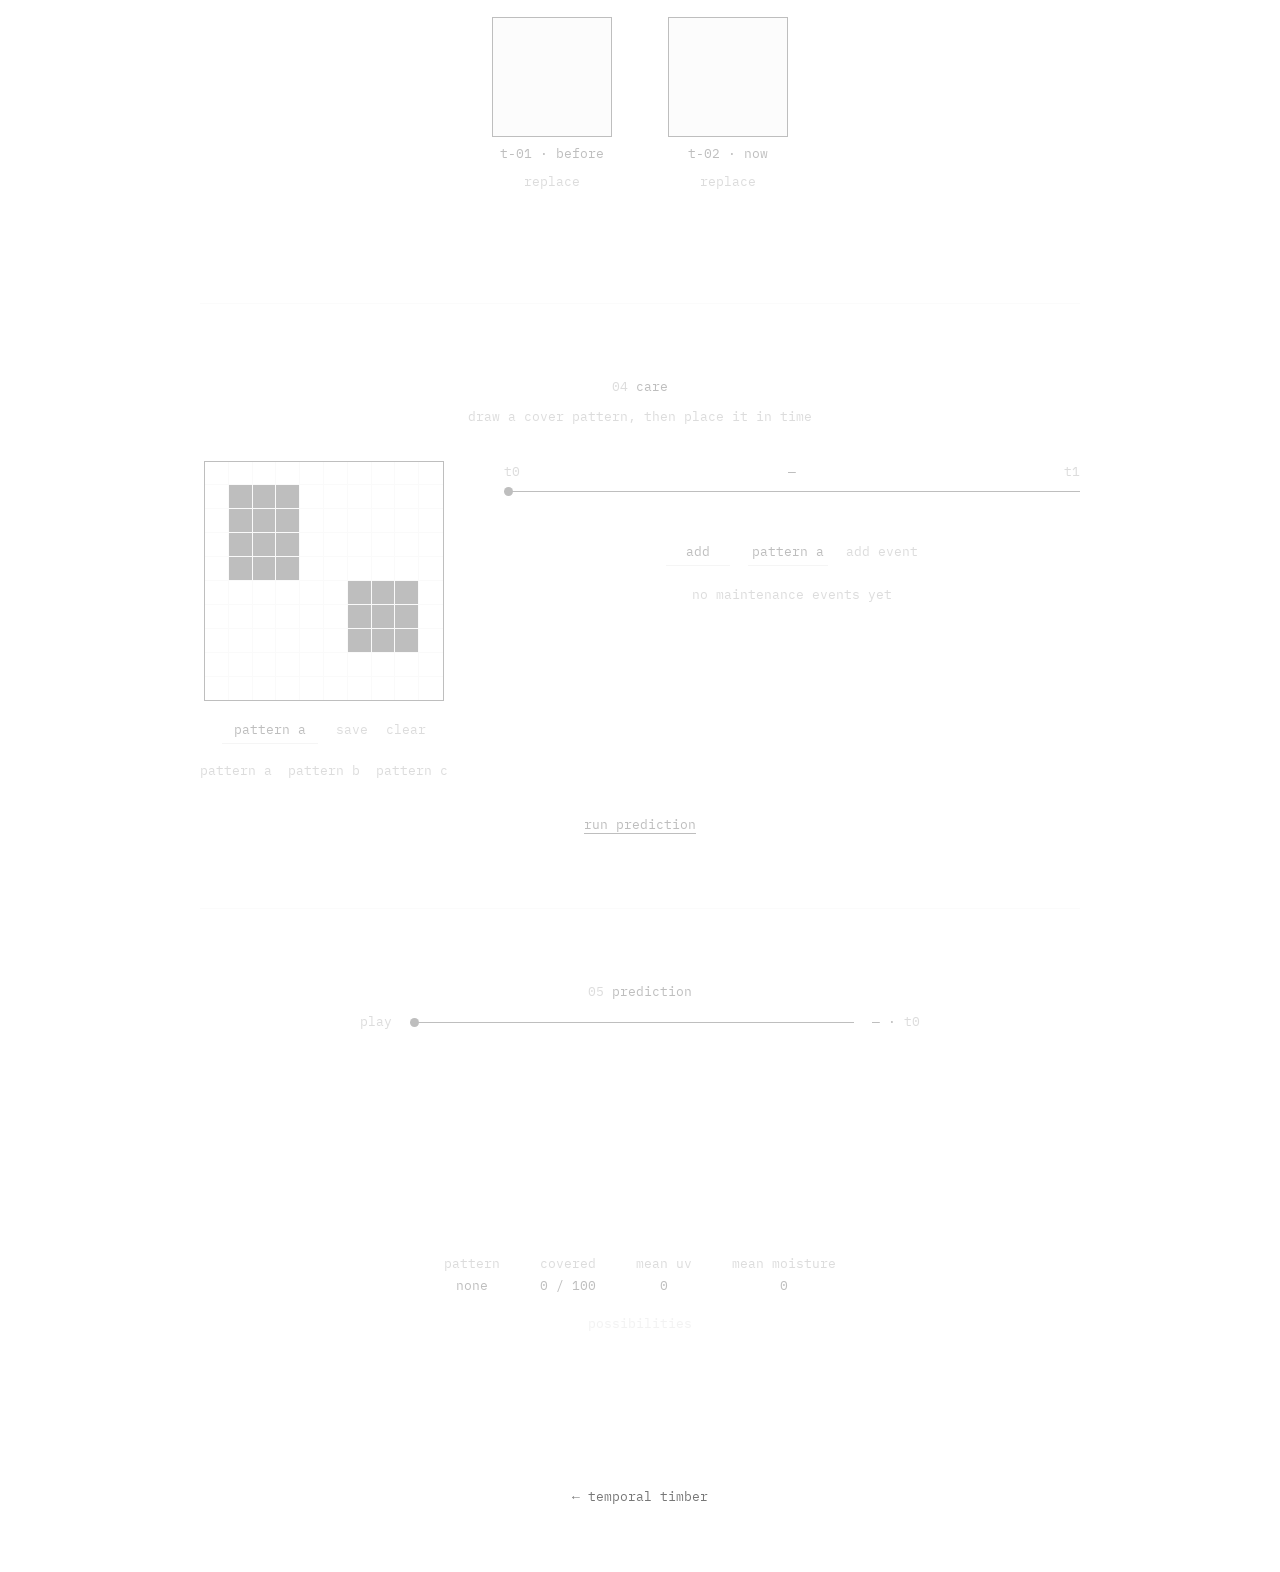
<file: docs/tools/maintenance/index.html>
<!doctype html>
<html lang="en">
<head>
  <meta charset="utf-8">
  <meta name="viewport" content="width=device-width, initial-scale=1">
  <title>maintenance — temporal timber</title>
  <link rel="stylesheet" href="../../assets/fonts.css">
  <link rel="stylesheet" href="./style.css">
</head>
<body>
  <main class="page">

    <nav class="crumbs">
      <a href="../../">temporal timber</a> <span class="grey">/ maintenance</span>
    </nav>

    <header class="intro">
      <h1>maintenance</h1>
      <p class="grey">predict how a timber surface weathers, then change its course with timed care.</p>
    </header>

    <!-- 01 where -->
    <section class="step" id="step-location">
      <p class="step-title"><span class="grey">01</span> where</p>
      <p class="grey">pick a place on the map</p>
      <div id="dymaxion" class="dymaxion" aria-label="dymaxion map: click land to choose a location"></div>
      <p id="selectedLocation" class="selection">no place chosen</p>
      <p id="hoverLocation" class="grey hover-readout">&nbsp;</p>
    </section>

    <!-- 02 when -->
    <section class="step locked" id="step-time">
      <p class="step-title"><span class="grey">02</span> when</p>
      <p class="grey">drag the rectangle to choose the start · pull its right edge to choose the span</p>
      <div id="yearStrip" class="year-strip"></div>
      <p id="periodReadout" class="selection">—</p>
      <button class="primary" id="loadEnvironmentButton" type="button">load weather</button>
      <div id="environmentStatus" class="status" aria-live="polite"></div>
      <div class="metrics hidden" id="environmentMetrics">
        <div><span class="grey">prediction</span><strong id="predictionPeriodMetric">—</strong></div>
        <div><span class="grey">weather from</span><strong id="historicalPeriodMetric">—</strong></div>
        <div><span class="grey">uv</span><strong id="uvMetric">—</strong></div>
        <div><span class="grey">moisture</span><strong id="moistureMetric">—</strong></div>
      </div>
    </section>

    <!-- 03 surface -->
    <section class="step locked" id="step-calibration">
      <p class="step-title"><span class="grey">03</span> surface</p>
      <p class="grey">two photographs of the same timber, read as 10×10 colour fields</p>
      <div class="calibration-grid">
        <div class="calibration-item">
          <canvas id="calibrationT0" class="matrix-small" width="10" height="10"></canvas>
          <p>t-01 · before</p>
          <label class="link">replace<input id="imageT0Input" type="file" accept="image/*" hidden></label>
        </div>
        <div class="calibration-item">
          <canvas id="calibrationT1" class="matrix-small" width="10" height="10"></canvas>
          <p>t-02 · now</p>
          <label class="link">replace<input id="imageT1Input" type="file" accept="image/*" hidden></label>
        </div>
      </div>
      <div id="calibrationStatus" class="status" aria-live="polite"></div>
    </section>

    <!-- 04 care -->
    <section class="step locked" id="step-maintenance">
      <p class="step-title"><span class="grey">04</span> care</p>
      <p class="grey">draw a cover pattern, then place it in time</p>

      <div class="care-grid">
        <div class="care-col">
          <div id="patternGrid" class="pixel-grid editor-grid" aria-label="10 by 10 coverage pattern editor"></div>
          <div class="inline">
            <input id="patternNameInput" type="text" value="Pattern A" aria-label="pattern name">
            <button class="link" id="savePatternButton" type="button">save</button>
            <button class="link" id="clearPatternButton" type="button">clear</button>
          </div>
          <div id="savedPatternList" class="chips"></div>
        </div>

        <div class="care-col">
          <div class="maintenance-timeline">
            <div class="timeline-readout">
              <span id="eventTimelineStart" class="grey">t0</span>
              <strong id="eventTimelineSelected">—</strong>
              <span id="eventTimelineEnd" class="grey">t1</span>
            </div>
            <div class="timeline-track-area">
              <div id="timelineEventMarkers" class="timeline-event-markers" aria-hidden="true"></div>
              <input id="eventTimelineInput" class="timeline-input" type="range" min="0" max="30" step="1" value="0"
                aria-label="maintenance event position in the prediction timeline">
            </div>
            <div id="eventTimelineTicks" class="timeline-ticks" aria-hidden="true"></div>
          </div>

          <div class="inline">
            <select id="eventActionInput" aria-label="action">
              <option value="add">add</option>
              <option value="remove">remove</option>
              <option value="replace">replace</option>
            </select>
            <span id="eventPatternField">
              <select id="eventPatternInput" aria-label="pattern"></select>
            </span>
            <button class="link" id="addEventButton" type="button">add event</button>
          </div>

          <table class="log">
            <tbody id="maintenanceLogBody">
              <tr class="empty-row"><td colspan="4">no maintenance events yet</td></tr>
            </tbody>
          </table>
        </div>
      </div>

      <button class="primary" id="runSimulationButton" type="button">run prediction</button>
    </section>

    <!-- 05 prediction -->
    <section class="step locked" id="step-results">
      <p class="step-title"><span class="grey">05</span> prediction</p>

      <div class="result-toolbar">
        <button class="link" id="playButton" type="button">play</button>
        <input id="daySlider" type="range" min="0" max="30" value="0" aria-label="day">
        <span class="current-day"><span id="currentDateLabel">—</span> · <span id="currentDayLabel" class="grey">t0</span></span>
      </div>

      <canvas id="resultFigure" class="result-figure" aria-label="predicted 10 by 10 surface"></canvas>
      <p id="cellReadout" class="grey hover-readout">&nbsp;</p>

      <div class="metrics">
        <div><span class="grey">pattern</span><strong id="activePatternMetric">none</strong></div>
        <div><span class="grey">covered</span><strong id="coveredCellsMetric">0 / 100</strong></div>
        <div><span class="grey">mean uv</span><strong id="effectiveUvMetric">0</strong></div>
        <div><span class="grey">mean moisture</span><strong id="effectiveMoistureMetric">0</strong></div>
      </div>

      <button class="link" id="ptOpenButton" type="button" onclick="ptOpen()" disabled
        title="every maintenance event opens a parallel reality">possibilities</button>

      <div id="simulationStatus" class="status" aria-live="polite"></div>
    </section>

    <footer>
      <a class="grey" href="../../">← temporal timber</a>
    </footer>
  </main>

  <div id="pt-sheet" role="dialog" aria-label="possibilities">
    <div id="pt-head">
      <span>possibilities</span>
      <span class="grey" id="pt-count"></span>
      <span style="flex:1"></span>
      <button type="button" onclick="ptDownload()">download svg</button>
      <button type="button" onclick="ptClose()">close</button>
    </div>
    <p id="pt-note">every maintenance event opens a parallel reality · each point shows the surface at that moment (outlined cells are covered) · each line ends with the surface if nothing else is done · click to return to it</p>
    <div id="pt-tree"></div>
  </div>

  <script src="./dymaxion.js"></script>
  <script src="./app.js"></script>
  <script src="./picker.js"></script>
  <script src="./possibilities.js"></script>
</body>
</html>
</file>
<file: docs/assets/fonts.css>
/* Self-hosted, SIL Open Font License fonts (see OFL-*.txt) */
@font-face{font-family:"IBM Plex Mono";font-style:normal;font-display:swap;font-weight:400;src:url("./fonts/plex-mono-latin-400.woff2") format("woff2");
  unicode-range:U+0000-00FF,U+0131,U+0152-0153,U+02BB-02BC,U+02C6,U+02DA,U+02DC,U+0304,U+0308,U+0329,U+2000-206F,U+20AC,U+2122,U+2191,U+2193,U+2212,U+2215,U+FEFF,U+FFFD;}
@font-face{font-family:"IBM Plex Mono";font-style:normal;font-display:swap;font-weight:400;src:url("./fonts/plex-mono-latin-ext-400.woff2") format("woff2");
  unicode-range:U+0100-02BA,U+02BD-02C5,U+02C7-02CC,U+02CE-02D7,U+02DD-02FF,U+1E00-1E9F,U+2020,U+20A0-20AB,U+20AD-20C0,U+2113,U+2C60-2C7F,U+A720-A7FF;}
@font-face{font-family:"IBM Plex Mono";font-style:normal;font-display:swap;font-weight:500;src:url("./fonts/plex-mono-latin-500.woff2") format("woff2");
  unicode-range:U+0000-00FF,U+0131,U+0152-0153,U+02BB-02BC,U+02C6,U+02DA,U+02DC,U+0304,U+0308,U+0329,U+2000-206F,U+20AC,U+2122,U+2191,U+2193,U+2212,U+2215,U+FEFF,U+FFFD;}
@font-face{font-family:"IBM Plex Mono";font-style:normal;font-display:swap;font-weight:500;src:url("./fonts/plex-mono-latin-ext-500.woff2") format("woff2");
  unicode-range:U+0100-02BA,U+02BD-02C5,U+02C7-02CC,U+02CE-02D7,U+02DD-02FF,U+1E00-1E9F,U+2020,U+20A0-20AB,U+20AD-20C0,U+2113,U+2C60-2C7F,U+A720-A7FF;}
</file>
<file: docs/styles.css>
*{ box-sizing:border-box; margin:0; padding:0; }

html, body{ background:#fff; color:#000; }

body{
  min-height:100vh;
  display:flex;
  flex-direction:column;
  padding:0 24px;
  font-family:"IBM Plex Mono", ui-monospace, Menlo, Consolas, monospace;
  font-size:13px;
  font-weight:400;
  line-height:1.7;
  text-align:center;
  text-transform:lowercase;
  -webkit-font-smoothing:antialiased;
}

main{
  min-height:calc(100vh - 80px);
  display:grid;
  place-items:center;
  padding:48px 0;
}

a{ color:inherit; text-decoration:none; }
.grey{ color:#777; }

/* three grids: temporal timber · temporal mismatch · maintenance */
.scales{
  display:flex;
  justify-content:center;
  align-items:flex-start;
  gap:clamp(24px, 5vw, 64px);
}
.item{
  display:flex;
  flex-direction:column;
  align-items:center;
  width:clamp(96px, 26vw, 190px);
}
.item svg{ width:clamp(88px, 24vw, 150px); height:auto; display:block; margin-bottom:14px; }
.g line{ stroke:#d9d9d9; stroke-width:1; vector-effect:non-scaling-stroke; }
.f{ fill:none; stroke:#000; stroke-width:1; vector-effect:non-scaling-stroke; }
.k{ fill:#000; }

a.item:hover p:first-of-type{ text-decoration:underline; text-underline-offset:4px; }

/* manifesto */
.manifesto{
  width:100%;
  max-width:520px;
  margin:0 auto;
  padding:120px 0 120px;
}
.manifesto .text{ margin-top:40px; }
.manifesto .text p + p{ margin-top:1.7em; }
.refs{ list-style:none; margin-top:56px; }

footer{ padding:0 0 32px; }
footer a:hover{ color:#000; }

@media (max-width:560px){
  .scales{ flex-direction:column; align-items:center; gap:48px; }
  .item{ width:220px; }
  .item svg{ width:150px; }
}
</file>
<file: docs/tools/maintenance/style.css>
/* temporal timber / maintenance — same language as the home page:
   white, black, one small mono size, everything centred, all lowercase */

*{ box-sizing:border-box; margin:0; padding:0; }

:root{
  --ink:#000;
  --grey:#777;
  --faint:#d9d9d9;
  --mono:"IBM Plex Mono", ui-monospace, Menlo, Consolas, monospace;
}

html, body{ background:#fff; color:var(--ink); }

body{
  font-family:var(--mono);
  font-size:13px;
  font-weight:400;
  line-height:1.7;
  text-align:center;
  text-transform:lowercase;
  -webkit-font-smoothing:antialiased;
  padding:0 24px;
}

h1, h2, h3, strong{ font:inherit; }
a{ color:inherit; text-decoration:none; }
a:hover{ text-decoration:underline; text-underline-offset:4px; }
button, input, select{ font:inherit; color:inherit; text-transform:lowercase; }
.grey{ color:var(--grey); }
.hidden{ display:none !important; }

.page{
  max-width:880px;
  margin:0 auto;
  padding:48px 0 64px;
}

.crumbs{ margin-bottom:12vh; }
.intro{ margin-bottom:4vh; }

/* ---------- steps ---------- */
.step{
  display:flex;
  flex-direction:column;
  align-items:center;
  gap:16px;
  padding:72px 0;
  transition:opacity .3s;
}
.step + .step{ border-top:1px solid #f0f0f0; }
.step.locked{ opacity:.25; pointer-events:none; }
.step-title{ margin-bottom:-8px; }

/* ---------- controls ---------- */
.primary, .link{
  background:none;
  border:0;
  padding:0;
  cursor:pointer;
}
.primary{ color:var(--ink); text-decoration:underline; text-underline-offset:4px; }
.link{ color:var(--grey); }
.primary:hover, .link:hover{ color:var(--ink); text-decoration:underline; text-underline-offset:4px; }
button:disabled{ opacity:.35; cursor:not-allowed; text-decoration:none; }

input[type="text"], select{
  border:0;
  border-bottom:1px solid var(--faint);
  background:none;
  padding:2px 0;
  text-align:center;
  border-radius:0;
  -webkit-appearance:none;
  appearance:none;
}
input[type="text"]{ width:12ch; }
select{ cursor:pointer; padding:2px 4px; }
input[type="text"]:focus, select:focus{ outline:none; border-bottom-color:var(--ink); }

input[type="range"]{
  -webkit-appearance:none;
  appearance:none;
  background:none;
  height:18px;
  cursor:pointer;
}
input[type="range"]::-webkit-slider-runnable-track{ height:1px; background:var(--ink); }
input[type="range"]::-moz-range-track{ height:1px; background:var(--ink); }
input[type="range"]::-webkit-slider-thumb{ -webkit-appearance:none; width:9px; height:9px; margin-top:-4px; border-radius:50%; background:var(--ink); }
input[type="range"]::-moz-range-thumb{ width:9px; height:9px; border:0; border-radius:50%; background:var(--ink); }

.inline{ display:flex; flex-wrap:wrap; justify-content:center; align-items:baseline; gap:18px; }

.status{ color:var(--grey); min-height:1.7em; }
.status.error{ color:#000; }

.selection{ color:var(--ink); }
.hover-readout{ min-height:1.7em; }

.metrics{
  display:flex;
  flex-wrap:wrap;
  justify-content:center;
  gap:10px 40px;
}
.metrics > div{ display:flex; flex-direction:column; }

/* ---------- 01 where: dymaxion dot map ---------- */
.dymaxion{ width:min(1120px, calc(100vw - 48px)); }
.dymaxion svg{ display:block; width:100%; height:auto; }
.dym-sea circle{ fill:var(--faint); }
.dym-px{ cursor:pointer; outline:none; }
.dym-hit{ fill:transparent; }
.dym-px circle{ fill:var(--ink); transition:r .1s; }
.dym-px:hover circle, .dym-px:focus circle{ r:4; }
.dym-px.on circle{ r:4; }
.dym-marker circle{ fill:none; stroke:var(--ink); stroke-width:1.2; }
.dym-marker line{ stroke:var(--ink); stroke-width:1.2; }

/* ---------- 02 when: the year line ---------- */
.year-strip{ width:min(1120px, calc(100vw - 48px)); outline:none; touch-action:none; }
.year-strip svg{ display:block; width:100%; height:auto; overflow:visible; user-select:none; }
.ys-line{ stroke:var(--ink); stroke-width:1; }
.ys-week{ stroke:#bdbdbd; stroke-width:1; }
.ys-month{ stroke:var(--ink); stroke-width:1; }
.ys-today{ stroke:var(--grey); stroke-width:1; }
.ys-label{ font-family:var(--mono); font-size:14px; fill:var(--grey); }
.ys-sel{ fill:rgba(0,0,0,.06); stroke:var(--ink); stroke-width:1.2; }
.ys-handle{ fill:var(--ink); cursor:ew-resize; }
.year-strip:focus .ys-sel{ stroke-width:2; }

/* ---------- 03 surface ---------- */
.calibration-grid{ display:flex; justify-content:center; gap:56px; }
.calibration-item{ display:flex; flex-direction:column; align-items:center; gap:6px; }
.matrix-small{
  width:120px;
  height:120px;
  image-rendering:pixelated;
  border:1px solid var(--ink);
  background:#f6f6f6;
}

/* ---------- 04 care ---------- */
.care-grid{
  display:grid;
  grid-template-columns:auto 1fr;
  gap:56px;
  align-items:start;
  width:100%;
  margin:16px 0;
}
.care-col{ display:flex; flex-direction:column; align-items:center; gap:16px; }

.pixel-grid{
  display:grid;
  grid-template-columns:repeat(10, 1fr);
  width:240px;
  aspect-ratio:1;
  border:1px solid var(--ink);
  touch-action:none;
}
.pixel-cell{
  border:0;
  border-right:1px solid #eee;
  border-bottom:1px solid #eee;
  background:#fff;
  cursor:crosshair;
}
.pixel-cell:nth-child(10n){ border-right:0; }
.pixel-cell:nth-last-child(-n + 10){ border-bottom:0; }
.pixel-cell.active{ background:var(--ink); }

.chips{ display:flex; flex-wrap:wrap; justify-content:center; gap:4px 16px; color:var(--grey); }
.chip{ background:none; border:0; color:var(--grey); cursor:pointer; }
.chip:hover{ color:var(--ink); text-decoration:underline; text-underline-offset:4px; }

.maintenance-timeline{ width:100%; }
.timeline-readout{ display:flex; justify-content:space-between; gap:12px; }
.timeline-track-area{ position:relative; }
.timeline-input{ width:100%; display:block; }
.timeline-event-markers{ position:absolute; inset:0; pointer-events:none; }
.timeline-event-marker{
  position:absolute;
  top:1px;
  width:7px;
  height:7px;
  margin-left:-3.5px;
  border:1px solid var(--ink);
  background:#fff;
  pointer-events:auto;
  cursor:pointer;
}
.timeline-event-marker.add, .timeline-event-marker.replace{ background:var(--ink); }
.timeline-ticks{ position:relative; height:1.7em; color:var(--grey); }
.timeline-tick{ position:absolute; transform:translateX(-50%); white-space:nowrap; }
.timeline-tick:first-child{ transform:none; }
.timeline-tick:last-child{ transform:translateX(-100%); }

.log{ border-collapse:collapse; margin:0 auto; }
.log td{ padding:2px 10px; }
.log .empty-row td{ color:var(--grey); }
.delete-event{ background:none; border:0; color:var(--grey); cursor:pointer; }
.delete-event:hover{ color:var(--ink); text-decoration:underline; }

/* ---------- 05 prediction ---------- */
.result-toolbar{
  display:flex;
  align-items:center;
  justify-content:center;
  gap:18px;
  width:100%;
  max-width:560px;
}
.result-toolbar input[type="range"]{ flex:1; }
.current-day{ white-space:nowrap; }
.result-figure{ display:block; max-width:100%; }

footer{ padding-top:40px; }

/* ---------- possibility tree ---------- */
#pt-sheet{ position:fixed; inset:0; z-index:100; background:#fff; color:#000; display:none; flex-direction:column; font-size:12px; text-align:left; }
#pt-sheet.open{ display:flex; }
#pt-head{ display:flex; align-items:baseline; gap:16px; padding:22px 28px 6px; white-space:nowrap; }
#pt-head .grey{ color:#8a8a8a; }
#pt-head button{ background:none; border:0; color:#8a8a8a; cursor:pointer; padding:0; }
#pt-head button:hover{ color:#000; text-decoration:underline; text-underline-offset:4px; }
#pt-note{ padding:0 28px 14px; color:#8a8a8a; border-bottom:1px solid #eee; line-height:1.6; }
#pt-tree{ flex:1; overflow:auto; padding:8px 0 24px; }
#pt-tree svg{ display:block; }

@media (max-width:640px){
  .care-grid{ grid-template-columns:1fr; gap:40px; }
  .calibration-grid{ gap:28px; }
  .crumbs{ margin-bottom:10vh; }
}
</file>
